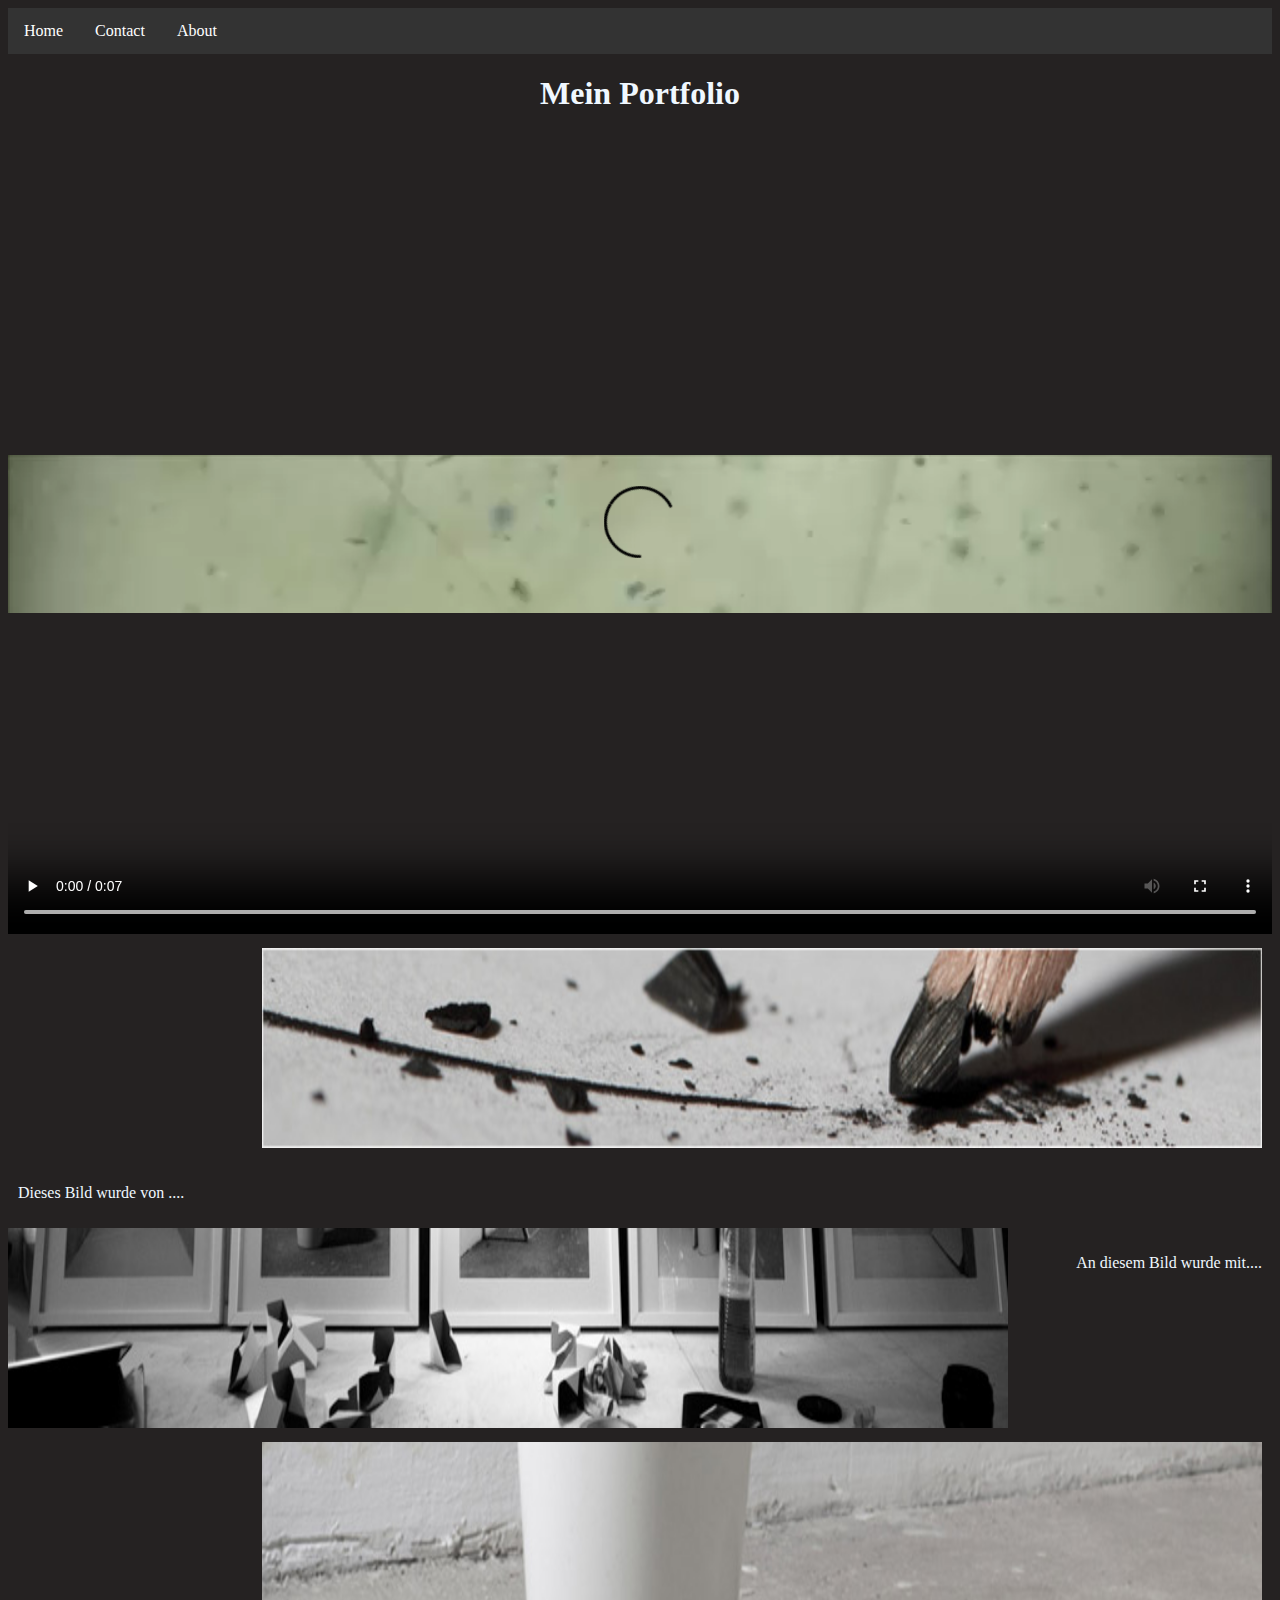
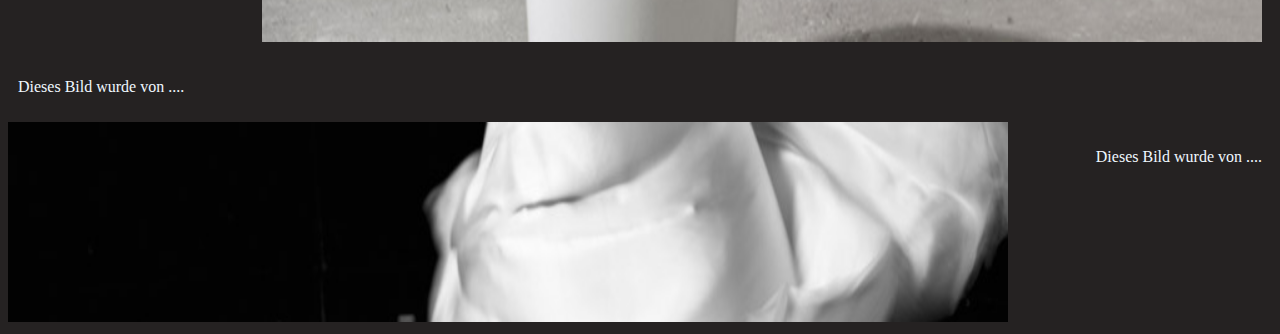
<file: A1/index.html>
<!DOCTYPE html>
<html lang="en">
<head>
    <meta charset="UTF-8">
    <meta http-equiv="X-UA-Compatible" content="IE=edge">
    <meta name="viewport" content="width=device-width, initial-scale=1.0">
    <link rel="stylesheet" href="..\main.css">
    <title>Portfolio</title>
</head>
<body>
    <ul>
        <li><a href="default.asp">Home</a></li>
        <li><a href="contact.asp">Contact</a></li>
        <li><a href="about.asp">About</a></li>
      </ul> 
    <h1 class="center">Mein Portfolio</h1>

    <video width="100%" height="800" controls loop>
    <source src="..\Images\clip1.mp4" type="video/mp4"> </source>
    </video>

    <img class="right" src="..\Images\foto2.jpg" alt="clip1" width="1000" height="200" >
    <p class="left"> Dieses Bild wurde von ....</p>
    <img src="..\Images\foto3.jpg" alt="clip1" width="1000" height="200" >
    <p class="right"> An diesem Bild wurde mit....</p>
    <img class="right" src="..\Images\foto4.jpg" alt="clip1" width="1000" height="200" >
    <p class="left"> Dieses Bild wurde von ....</p>
    <img src="..\Images\foto1.jpg" alt="clip1" width="1000" height="200" >
    <p class="right"> Dieses Bild wurde von ....</p>

</body>
</html>
</file>
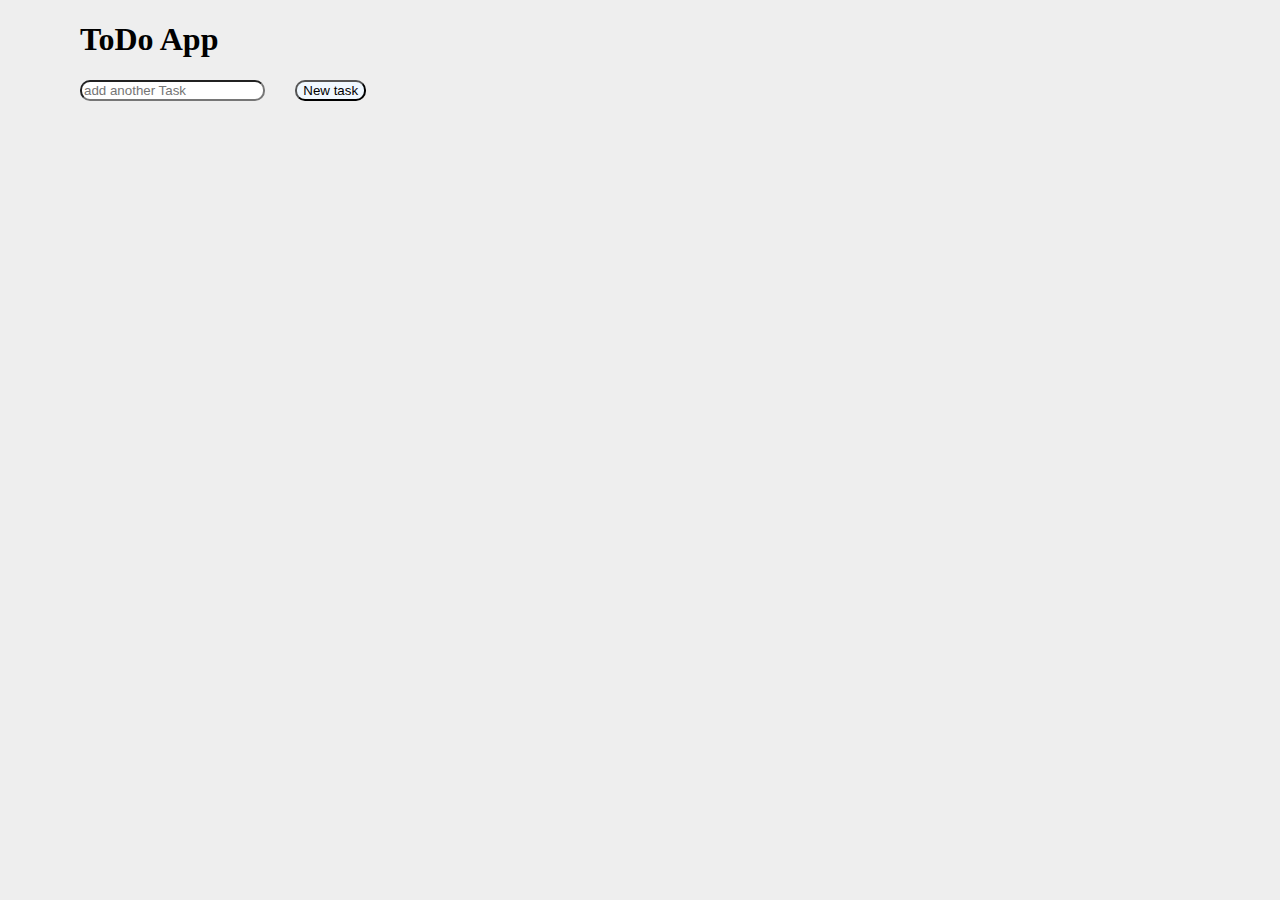
<file: A10/main.html>
<!DOCTYPE html>
<html lang="en">
<head>
    <meta charset="UTF-8">
    <meta http-equiv="X-UA-Compatible" content="IE=edge">
    <meta name="viewport" content="width=device-width, initial-scale=1.0">
    <script src="ToDo.js" defer></script>
    <link rel="stylesheet" href="script.css">
    <link rel="stylesheet" href="https://cdnjs.cloudflare.com/ajax/libs/font-awesome/5.11.2/css/all.min.css">
    <title>Document</title>
</head>
<body>
    <title>ToDoApp</title>
    <h1>ToDo App</h1>
    <h2> </h2>

    <button id="new">New task</button>

   
    <input type="text" name="addTask" value="" placeholder="add another Task" id="Input">
  
    
    
</body>
</html>
</file>
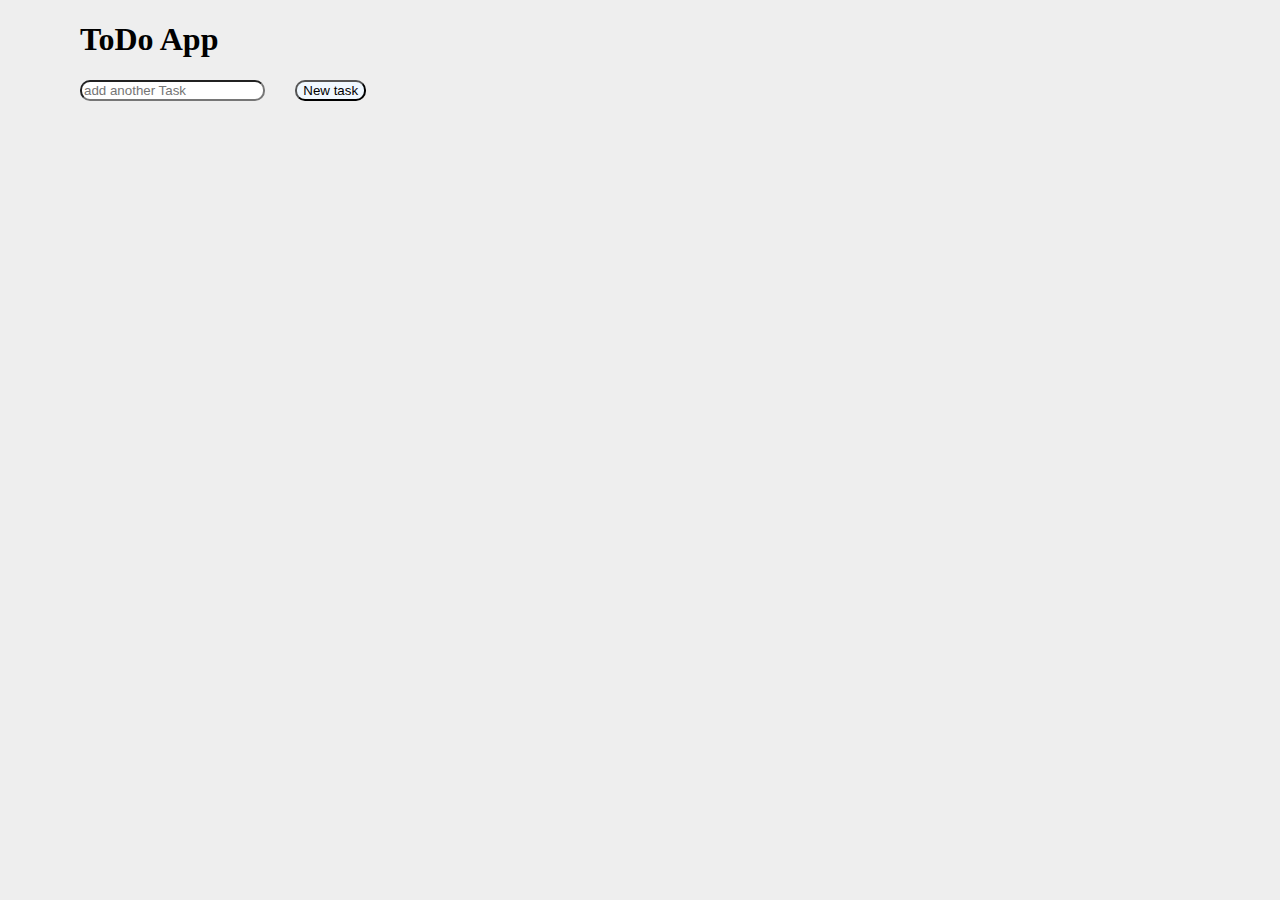
<file: A11/main.html>
<!DOCTYPE html>
<html lang="en">
<head>
    <meta charset="UTF-8">
    <meta http-equiv="X-UA-Compatible" content="IE=edge">
    <meta name="viewport" content="width=device-width, initial-scale=1.0">
    <script src="ToDo.js" defer></script>
    <link rel="stylesheet" href="script.css">
    <link rel="stylesheet" href="https://cdnjs.cloudflare.com/ajax/libs/font-awesome/5.11.2/css/all.min.css">
    <title>Document</title>
</head>
<body>
    <title>ToDoApp</title>
    <h1>ToDo App</h1>
    <h2> </h2>

    <button id="new">New task</button>

   
    <input type="text" name="addTask" value="" placeholder="add another Task" id="Input">
  
    <div id="wrapper">

    </div>
    
    
</body>
</html>
</file>
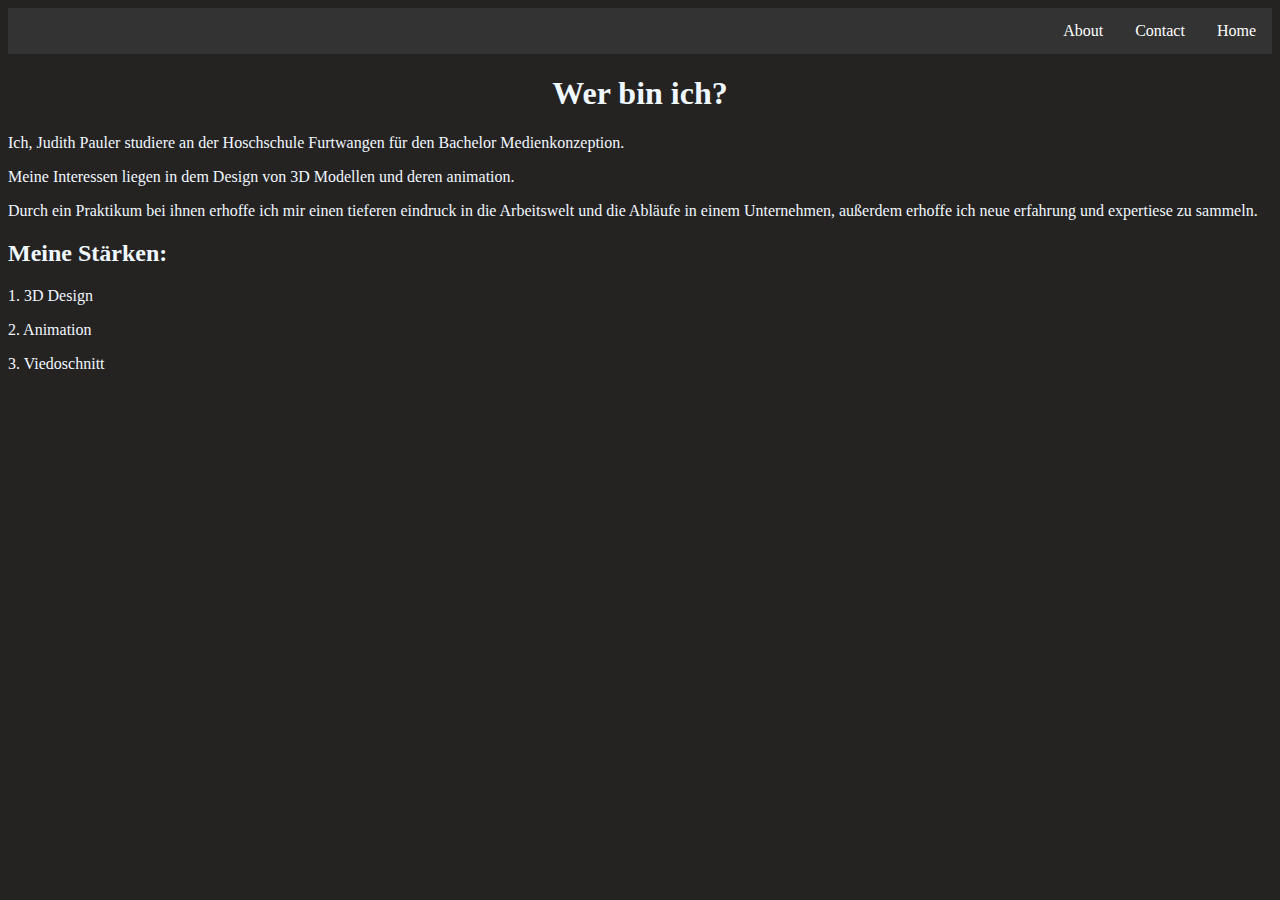
<file: A3/aboutme.html>
<!DOCTYPE html>
<html lang="en">
<head>
    <meta charset="UTF-8">
    <meta http-equiv="X-UA-Compatible" content="IE=edge">
    <meta name="viewport" content="width=device-width, initial-scale=1.0">
    <link rel="stylesheet" href=".\main.css">
    <title>Document</title>
</head>
<body>
    <ul>
        <li><a href="index.html">Home</a></li>
        <li><a href="contact.html">Contact</a></li>
        <li><a href="aboutme.html">About</a></li>
      </ul>

      <h1 class="center"> Wer bin ich? </h1>
    
     <p> Ich, Judith Pauler studiere an der Hoschschule Furtwangen für den Bachelor Medienkonzeption.</p>
        <p>Meine Interessen liegen in dem Design von 3D Modellen und deren animation.</p>
        <p>Durch ein Praktikum bei ihnen erhoffe ich mir einen tieferen eindruck in die Arbeitswelt und die Abläufe in einem Unternehmen,
         außerdem erhoffe ich neue erfahrung und expertiese zu sammeln.</p>
         <h2>Meine Stärken:</h2>
       
         <p>1. 3D Design</p>
         <p>2. Animation</p>
         <p>3. Viedoschnitt</p>
        
</body>
</html>
</file>
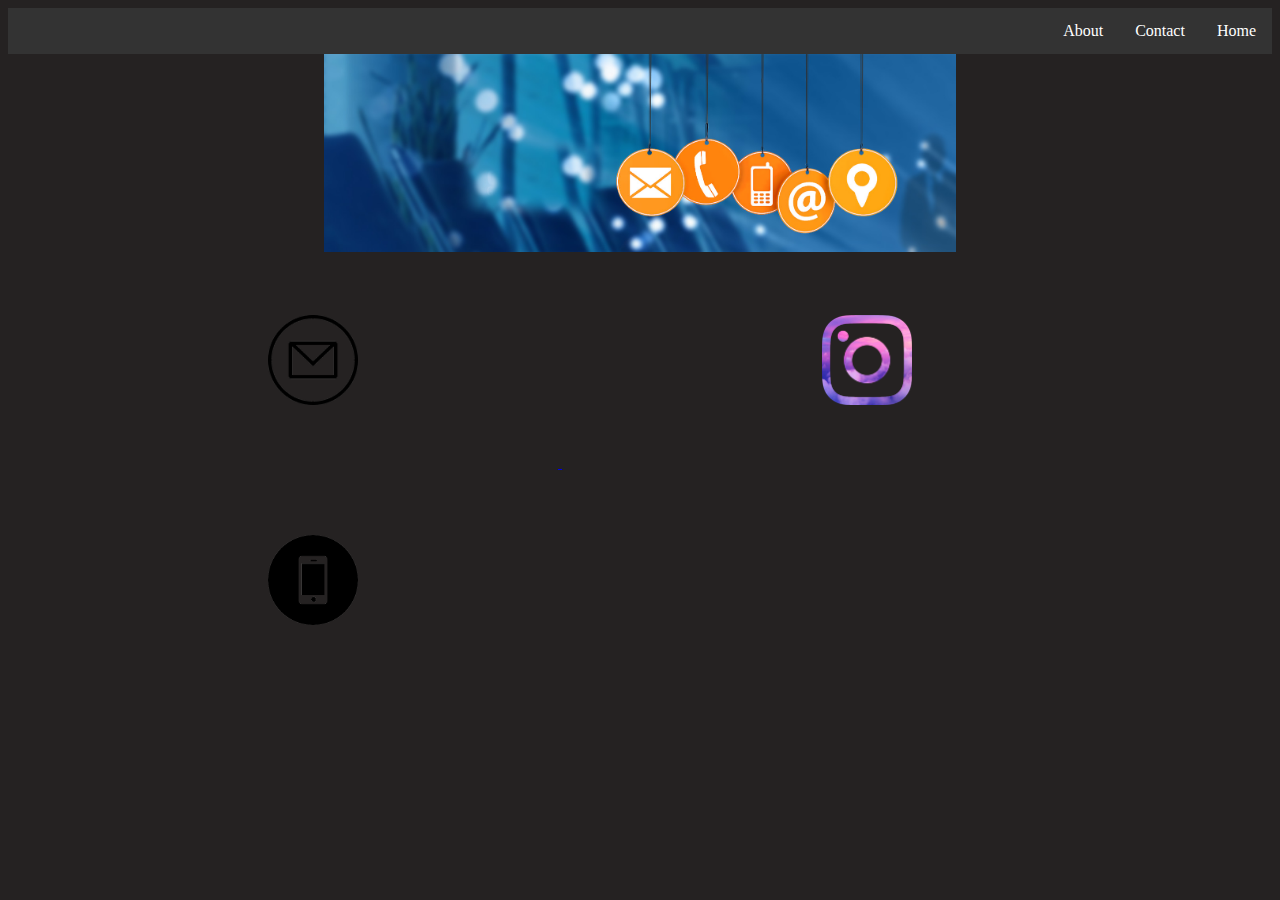
<file: A3/contact.html>
<!DOCTYPE html>
<html lang="en">
<head>
    <meta charset="UTF-8">
    <meta http-equiv="X-UA-Compatible" content="IE=edge">
    <meta name="viewport" content="width=device-width, initial-scale=1.0">
    <link rel="stylesheet" href=".\main.css">
    <title>Document</title>
</head>
<body>
    <ul>
        <li><a href="index.html">Home</a></li>
        <li><a href="contact.html">Contact</a></li>
        <li><a href="aboutme.html">About</a></li>
      </ul>

    <img class="centerI" src="..\Images\contact-banner.jpeg" alt="Contact Banner">

 <a href="mailto:judith.pauler@gmx.de">   
<img class="icon" src="..\Images\mail_icon.png">
</a>
<a href="">
<img class="icon" src="..\Images\Insta_icon.png"></a>
<a href="">
<img class="icon" src="..\Images\Phone_icon.png"></a>


</body>
</html>
</file>
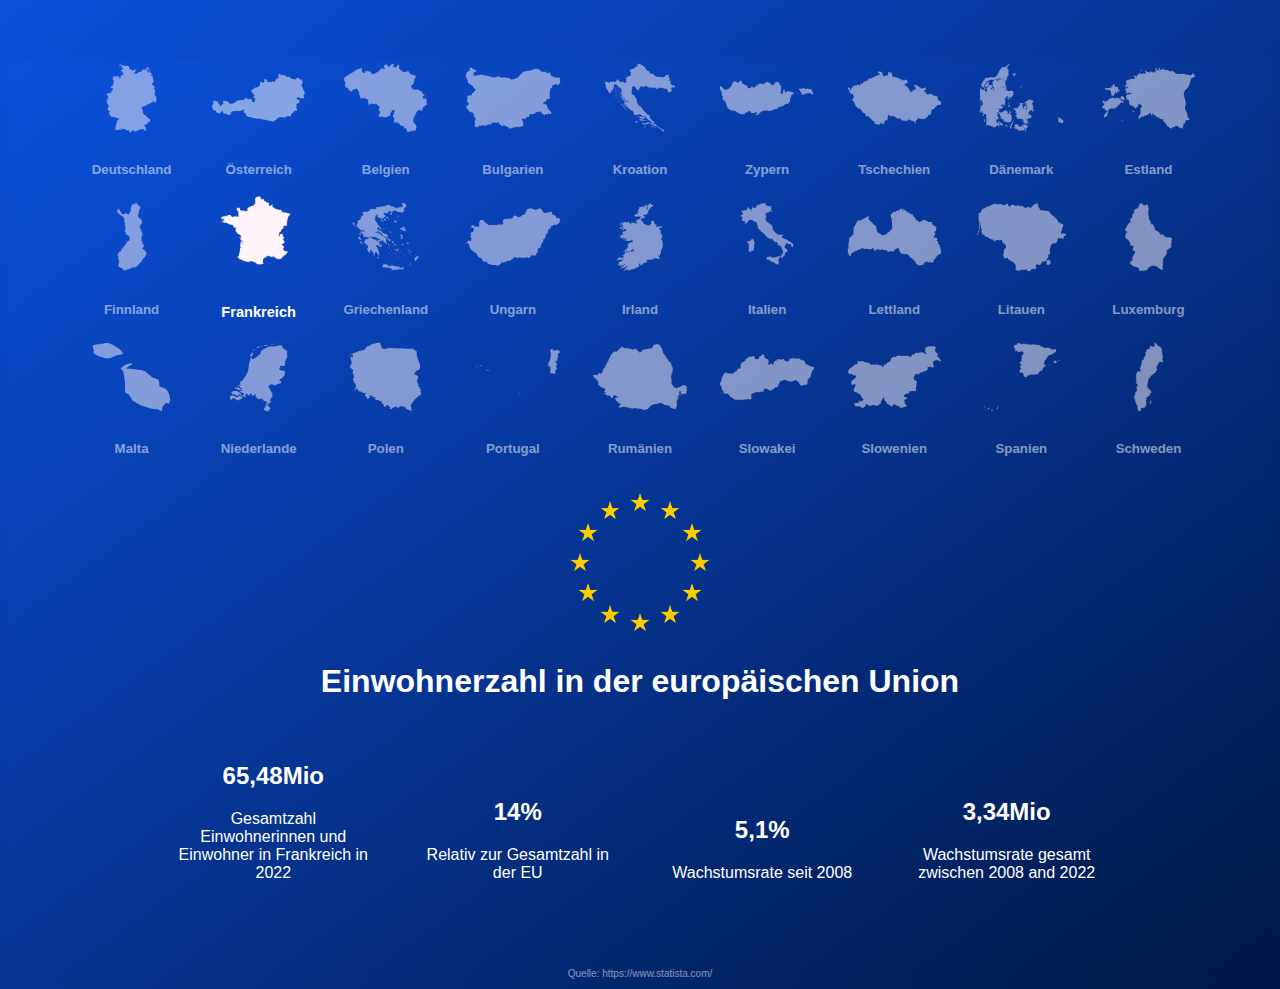
<file: A6/eu.html>
<!DOCTYPE html>
<html lang="en">

<head>
    <meta charset="UTF-8">
    <meta name="viewport" content="width=device-width, initial-scale=1.0">
    <meta http-equiv="X-UA-Compatible" content="ie=edge">
    <title>Carbon Dioxide Emissions</title>
    <link rel="stylesheet" href="styles.css">
    <script src="script.js"></script>
</head>

<body>
    <nav>
        <div class="row">
            <div class="wrapper">
                <img src="images/germany.png" height="76px" class="germany">
                <h5>Deutschland</h5>
            </div>
            <div class="wrapper">
                <img src="images/austria.png" height="76px" class="austria">
                <h5>Österreich</h5>
            </div>
            <div class="wrapper">
                <img src="images/belgium.png" height="76px" class="belgium">
                <h5>Belgien</h5>
            </div>
            <div class="wrapper">
                <img src="images/bulgaria.png" height="76px" class="bulgaria">
                <h5>Bulgarien</h5>
            </div>
            <div class="wrapper">
                <img src="images/croatia.png" height="76px" class="croatia">
                <h5>Kroation</h5>
            </div>
            <div class="wrapper">
                <img src="images/cyprus.png" height="76px" class="cyprus">
                <h5>Zypern</h5>
            </div>
            <div class="wrapper">
                <img src="images/czech_republic.png" height="76px" class="czechRepublic">
                <h5>Tschechien</h5>
            </div>
            <div class="wrapper">
                <img src="images/denmark.png" height="76px" class="denmark">
                <h5>Dänemark</h5>
            </div>
            <div class="wrapper">
                <img src="images/estonia.png" height="76px" class="estonia">
                <h5>Estland</h5>
            </div>
        </div>
        <div class="row">
            <div class="wrapper">
                <img src="images/finland.png" height="76px" class="finland">
                <h5>Finnland</h5>
            </div>
            <div class="wrapper active">
                <img src="images/france.png" height="76px" class="france">
                <h5>Frankreich</h5>
            </div>
            <div class="wrapper">
                <img src="images/greece.png" height="76px" class="greece">
                <h5>Griechenland</h5>
            </div>
            <div class="wrapper">
                <img src="images/hungary.png" height="76px" class="hungary">
                <h5>Ungarn</h5>
            </div>
            <div class="wrapper">
                <img src="images/ireland.png" height="76px" class="ireland">
                <h5>Irland</h5>
            </div>
            <div class="wrapper">
                <img src="images/italy.png" height="76px" class="italy">
                <h5>Italien</h5>
            </div>
            <div class="wrapper">
                <img src="images/latvia.png" height="76px" class="latvia">
                <h5>Lettland</h5>
            </div>
            <div class="wrapper">
                <img src="images/lithuania.png" height="76px" class="lithuania">
                <h5>Litauen</h5>
            </div>
            <div class="wrapper">
                <img src="images/luxembourg.png" height="76px" class="luxembourg">
                <h5>Luxemburg</h5>
            </div>
        </div>
        <div class="row">
            <div class="wrapper">
                <img src="images/malta.png" height="76px" class="malta">
                <h5>Malta</h5>
            </div>
            <div class="wrapper">
                <img src="images/netherlands.png" height="76px" class="netherlands">
                <h5>Niederlande</h5>
            </div>
            <div class="wrapper">
                <img src="images/poland.png" height="76px" class="poland">
                <h5>Polen</h5>
            </div>
            <div class="wrapper">
                <img src="images/portugal.png" height="76px" class="portugal">
                <h5>Portugal</h5>
            </div>
            <div class="wrapper">
                <img src="images/romania.png" height="76px" class="romania">
                <h5>Rumänien</h5>
            </div>
            <div class="wrapper">
                <img src="images/slovakia.png" height="76px" class="slovakia">
                <h5>Slowakei</h5>
            </div>
            <div class="wrapper">
                <img src="images/slovenia.png" height="76px" class="slovenia">
                <h5>Slowenien</h5>
            </div>
            <div class="wrapper">
                <img src="images/spain.png" height="76px" class="spain">
                <h5>Spanien</h5>
            </div>
            <div class="wrapper">
                <img src="images/sweden.png" height="76px" class="sweden">
                <h5>Schweden</h5>
            </div>
        </div>
    </nav>

    <img src="images/eu_stars.png" class="stars">
    <h1>
        Einwohnerzahl in der europäischen Union
    </h1>

    <main>
        <section>
            <h2>65,48Mio</h2>
            <p>Gesamtzahl Einwohnerinnen und Einwohner in Frankreich in 2022</p>
        </section>

        <section>
            <h2>14%</h2>
            <p>Relativ zur Gesamtzahl in der EU</p>
        </section>

        <section>
            <h2>5,1%</h2>
            <p>Wachstumsrate seit 2008</p>
        </section>

        <section>
            <h2>3,34Mio</h2>
            <p>Wachstumsrate gesamt zwischen 2008 and 2022</p>
        </section>
    </main>

    <footer>
        <p>Quelle: https://www.statista.com/</p>
    </footer>

</body>

</html>
</file>
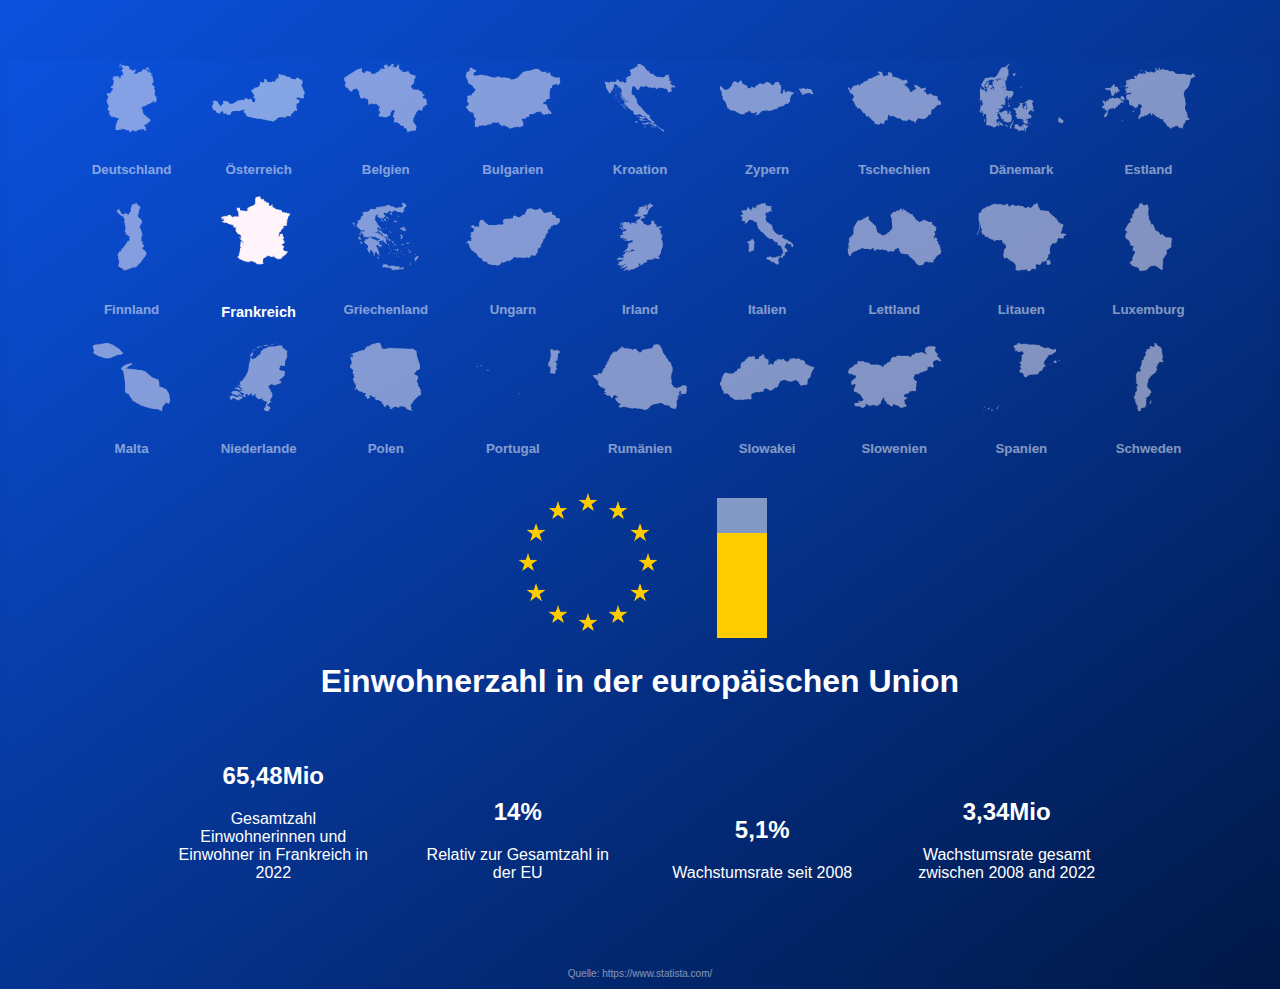
<file: A7/eu.html>
<!DOCTYPE html>
<html lang="en">

<head>
    <meta charset="UTF-8">
    <meta name="viewport" content="width=device-width, initial-scale=1.0">
    <meta http-equiv="X-UA-Compatible" content="ie=edge">
    <title>Carbon Dioxide Emissions</title>
    <link rel="stylesheet" href="styles.css">
    <script src="script.js" defer></script>
</head>

<body>
    <nav>
        <div class="row">
            <div class="wrapper">
                <img id="DE" src="images/germany.png" height="76px" class="germany">
                <h5>Deutschland</h5>
            </div>
            <div class="wrapper">
                <img src="images/austria.png" height="76px" class="austria">
                <h5>Österreich</h5>
            </div>
            <div class="wrapper">
                <img src="images/belgium.png" height="76px" class="belgium">
                <h5>Belgien</h5>
            </div>
            <div class="wrapper">
                <img src="images/bulgaria.png" height="76px" class="bulgaria">
                <h5>Bulgarien</h5>
            </div>
            <div class="wrapper">
                <img src="images/croatia.png" height="76px" class="croatia">
                <h5>Kroation</h5>
            </div>
            <div class="wrapper">
                <img src="images/cyprus.png" height="76px" class="cyprus">
                <h5>Zypern</h5>
            </div>
            <div class="wrapper">
                <img src="images/czech_republic.png" height="76px" class="czechRepublic">
                <h5>Tschechien</h5>
            </div>
            <div class="wrapper">
                <img src="images/denmark.png" height="76px" class="denmark">
                <h5>Dänemark</h5>
            </div>
            <div class="wrapper">
                <img src="images/estonia.png" height="76px" class="estonia">
                <h5>Estland</h5>
            </div>
        </div>
        <div class="row">
            <div class="wrapper">
                <img src="images/finland.png" height="76px" class="finland">
                <h5>Finnland</h5>
            </div>
            <div class="wrapper active">
                <img id="FR" src="images/france.png" height="76px" class="france">
                <h5>Frankreich</h5>
            </div>
            <div class="wrapper">
                <img src="images/greece.png" height="76px" class="greece">
                <h5>Griechenland</h5>
            </div>
            <div class="wrapper">
                <img src="images/hungary.png" height="76px" class="hungary">
                <h5>Ungarn</h5>
            </div>
            <div class="wrapper">
                <img src="images/ireland.png" height="76px" class="ireland">
                <h5>Irland</h5>
            </div>
            <div class="wrapper">
                <img id="IT" src="images/italy.png" height="76px" class="italy">
                <h5>Italien</h5>
            </div>
            <div class="wrapper">
                <img src="images/latvia.png" height="76px" class="latvia">
                <h5>Lettland</h5>
            </div>
            <div class="wrapper">
                <img src="images/lithuania.png" height="76px" class="lithuania">
                <h5>Litauen</h5>
            </div>
            <div class="wrapper">
                <img src="images/luxembourg.png" height="76px" class="luxembourg">
                <h5>Luxemburg</h5>
            </div>
        </div>
        <div class="row">
            <div class="wrapper">
                <img src="images/malta.png" height="76px" class="malta">
                <h5>Malta</h5>
            </div>
            <div class="wrapper">
                <img src="images/netherlands.png" height="76px" class="netherlands">
                <h5>Niederlande</h5>
            </div>
            <div class="wrapper">
                <img src="images/poland.png" height="76px" class="poland">
                <h5>Polen</h5>
            </div>
            <div class="wrapper">
                <img src="images/portugal.png" height="76px" class="portugal">
                <h5>Portugal</h5>
            </div>
            <div class="wrapper">
                <img src="images/romania.png" height="76px" class="romania">
                <h5>Rumänien</h5>
            </div>
            <div class="wrapper">
                <img src="images/slovakia.png" height="76px" class="slovakia">
                <h5>Slowakei</h5>
            </div>
            <div class="wrapper">
                <img src="images/slovenia.png" height="76px" class="slovenia">
                <h5>Slowenien</h5>
            </div>
            <div class="wrapper">
                <img id="SP" src="images/spain.png" height="76px" class="spain">
                <h5>Spanien</h5>
            </div>
            <div class="wrapper">
                <img src="images/sweden.png" height="76px" class="sweden">
                <h5>Schweden</h5>
            </div>
        </div>
    </nav>
    <main>
        <div class="chartStarWrapper">
            <img id="Star" src="images/eu_stars.png" class="stars">
            
            <div class="chartWrapper">
                <div class="chart"></div>
            </div>

        </div>
        
        <h1>
            Einwohnerzahl in der europäischen Union
        </h1>
        
        <section>
            <h2 id="Gesamtzahl" >65,48Mio</h2>
            <p>Gesamtzahl Einwohnerinnen und Einwohner in Frankreich in 2022</p>
        </section>

        <section>
            <h2 id="EU" >14%</h2>
            <p>Relativ zur Gesamtzahl in der EU</p>
        </section>

        <section>
            <h2 id="Wachstum" >5,1%</h2>
            <p>Wachstumsrate seit 2008</p>
        </section>

        <section>
            <h2 id="Wachstum2" >3,34Mio</h2>
            <p>Wachstumsrate gesamt zwischen 2008 and 2022</p>
        </section>
    </main>

    <footer>
        <p>Quelle: https://www.statista.com/</p>
    </footer>

</body>

</html>
</file>
<file: A10/script.css>
#trash{
    width: 20px; 
    float: right;
    margin-top: 15px;
    margin-right: 15px;
  
}

#box{
   
  float: left;
  margin-top: 17px;
} 

#text{
 
    margin-left: 30px;
    padding: 0%; 
    display: inline-flex;
    text-align: center;
  
}
div{
  margin-top: 2px;
      width: 400px;
    border: 2px solid rgb(162, 161, 161);
    background-color: rgb(255, 255, 255);
    border-radius: 10px;
    
       
}
body{
    margin-left: 80px;
    font-family: "Lucida Console"; 
    background-color: rgb(238, 238, 238);
}

h2{
    
    color: rgb(202, 202, 202);
    font-family: "Lucida Console"
       
}

#input{
    float: left;
    background-color: aliceblue;

}

#new{
    float: right;
    margin-right: 76%;
    background-color: aliceblue;
} 
input[type=text]{
    border-radius:10px;
  }
  button{
    border-radius: 10px;
  }
</file>
<file: A11/script.css>
#trash{
    width: 20px; 
    float: right;
    margin-top: 15px;
    margin-right: 15px;
  
}

#box{
   
  float: left;
  margin-top: 17px;
} 

#text{
 
    margin-left: 30px;
    padding: 0%; 
    display: inline-flex;
    text-align: center;
  
}
#div1{
  margin-top: 2px;
      width: 400px;
    border: 2px solid rgb(162, 161, 161);
    background-color: rgb(255, 255, 255);
    border-radius: 10px;
    
       
}
body{
    margin-left: 80px;
    font-family: "Lucida Console"; 
    background-color: rgb(238, 238, 238);
}

h2{
    
    color: rgb(202, 202, 202);
    font-family: "Lucida Console"
       
}

#input{
    float: left;
    background-color: aliceblue;

}

#new{
    float: right;
    margin-right: 76%;
    background-color: aliceblue;
} 
input[type=text]{
    border-radius:10px;
  }
  button{
    border-radius: 10px;
  }

  #wrapper{
    margin-top: 5px;
  }
</file>
<file: A6/styles.css>
html,
body {
    font-family: Arial, Helvetica, sans-serif;
    color: white;
    text-align: center;
    background: linear-gradient(to bottom right, #0b51dd 0%, #001847 100%);
}

.wrapper {
    display: inline-block;
    opacity: .5;
    transition: all .3s;
}

.wrapper:hover, .wrapper.active {
    transform: scale(1.1);
    opacity: 1;
}

.row {
    display: flex;
    justify-content: space-around;
}

.stars {
    width: 150px;
}

nav {
    margin: 60px;
    margin-bottom: 10px;
}

section {
    display: inline-block;
    margin: 20px;
    width: 200px;
}

footer p {
    margin-top: 50px;
    font-size: 10px;
    opacity: 0.5;
}
</file>
<file: A7/styles.css>
html,
body {
    font-family: Arial, Helvetica, sans-serif;
    color: white;
    text-align: center;
    background: linear-gradient(to bottom right, #0b51dd 0%, #001847 100%);
}

.wrapper {
    display: inline-block;
    opacity: .5;
    transition: all .3s;
}

.wrapper:hover, .wrapper.active {
    transform: scale(1.1);
    opacity: 1;
}

.row {
    display: flex;
    justify-content: space-around;
}

.stars {
    width: 150px;
}

nav {
    margin: 60px;
    margin-bottom: 10px;
}

section {
    display: inline-block;
    margin: 20px;
    width: 200px;
}

footer p {
    margin-top: 50px;
    font-size: 10px;
    opacity: 0.5;
}

.chartWrapper {
    position: relative;
    display: inline-block;
    width: 50px;
    height: 140px;
    background: #ffffff80;
    margin-left: 50px;
}
.chartWrapper .chart {
    position: absolute;
    bottom: 0;
    width: 100%;
    height: 75%; 
    background: #ffcc00;
}
</file>
